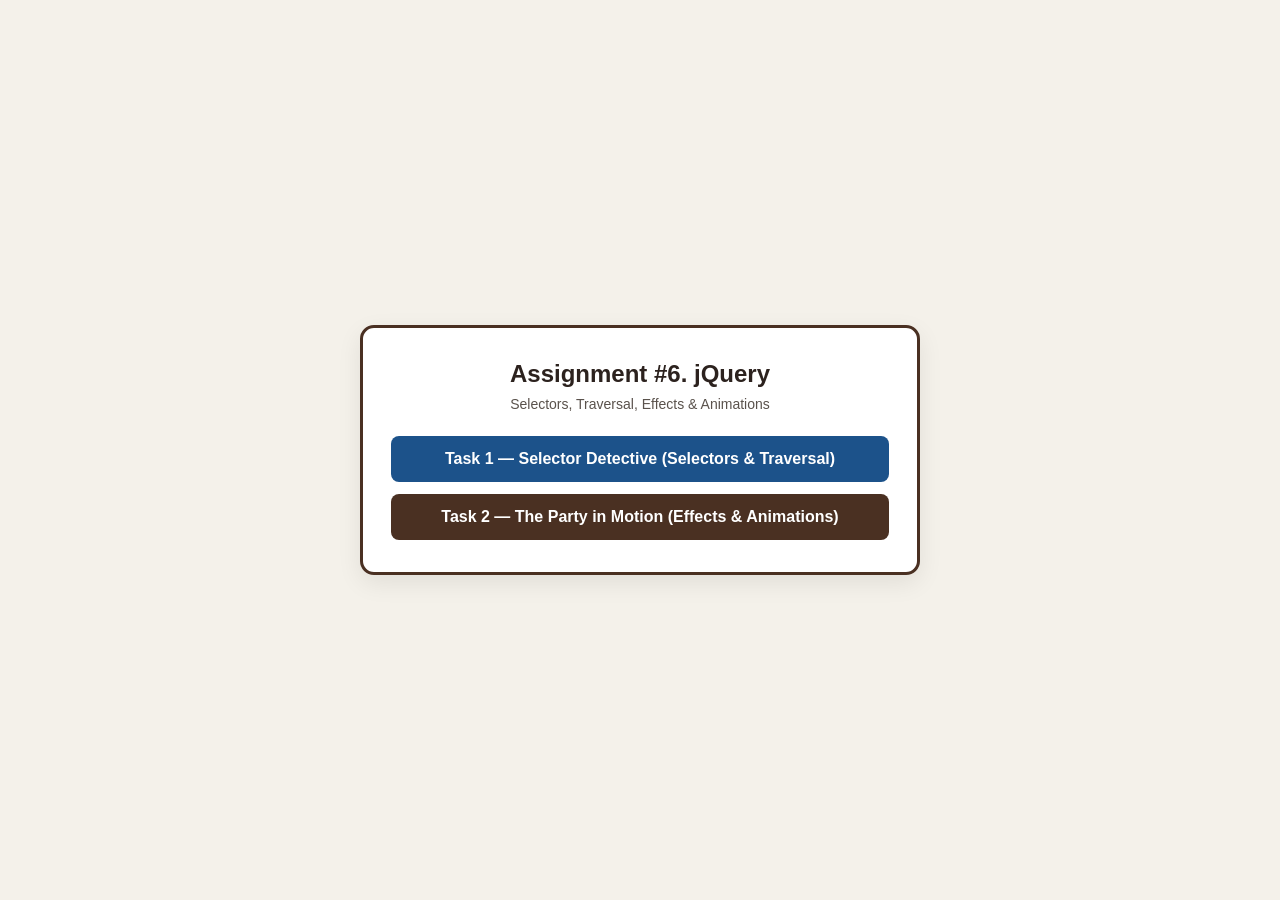
<file: index.html>
<!DOCTYPE html>
<html lang="en">
<head>
  <meta charset="UTF-8">
  <meta name="viewport" content="width=device-width, initial-scale=1.0">
  <title>Assignment #6 — jQuery (Selectors, Effects, Animations)</title>
  <style>
    * { box-sizing: border-box; margin: 0; padding: 0; }
    body {
      font-family: "Segoe UI", Tahoma, Geneva, Verdana, sans-serif;
      background-color: #f4f1ea;
      color: #1e2530;
      display: flex;
      align-items: center;
      justify-content: center;
      min-height: 100vh;
      padding: 20px;
    }
    .card {
      max-width: 560px;
      width: 100%;
      background-color: #ffffff;
      border: 3px solid #4a3022;
      border-radius: 14px;
      padding: 32px 28px;
      text-align: center;
      box-shadow: 0 8px 24px rgba(0,0,0,0.08);
    }
    h1 { font-size: 24px; margin-bottom: 8px; color: #2c221e; }
    p { font-size: 14px; color: #5a524c; margin-bottom: 24px; }
    .links { display: flex; flex-direction: column; gap: 12px; }
    a {
      display: block;
      padding: 14px 20px;
      background-color: #1c528a;
      color: #ffffff;
      text-decoration: none;
      font-weight: 700;
      font-size: 16px;
      border-radius: 8px;
    }
    a:hover { background-color: #143d69; }
    a.secondary { background-color: #4a3022; }
    a.secondary:hover { background-color: #362217; }
  </style>
</head>
<body>
  <div class="card">
    <h1>Assignment #6. jQuery</h1>
    <p>Selectors, Traversal, Effects &amp; Animations</p>
    <div class="links">
      <a href="task1/index.html">Task 1 — Selector Detective (Selectors &amp; Traversal)</a>
      <a href="task2/index.html" class="secondary">Task 2 — The Party in Motion (Effects &amp; Animations)</a>
    </div>
  </div>
</body>
</html>
</file>
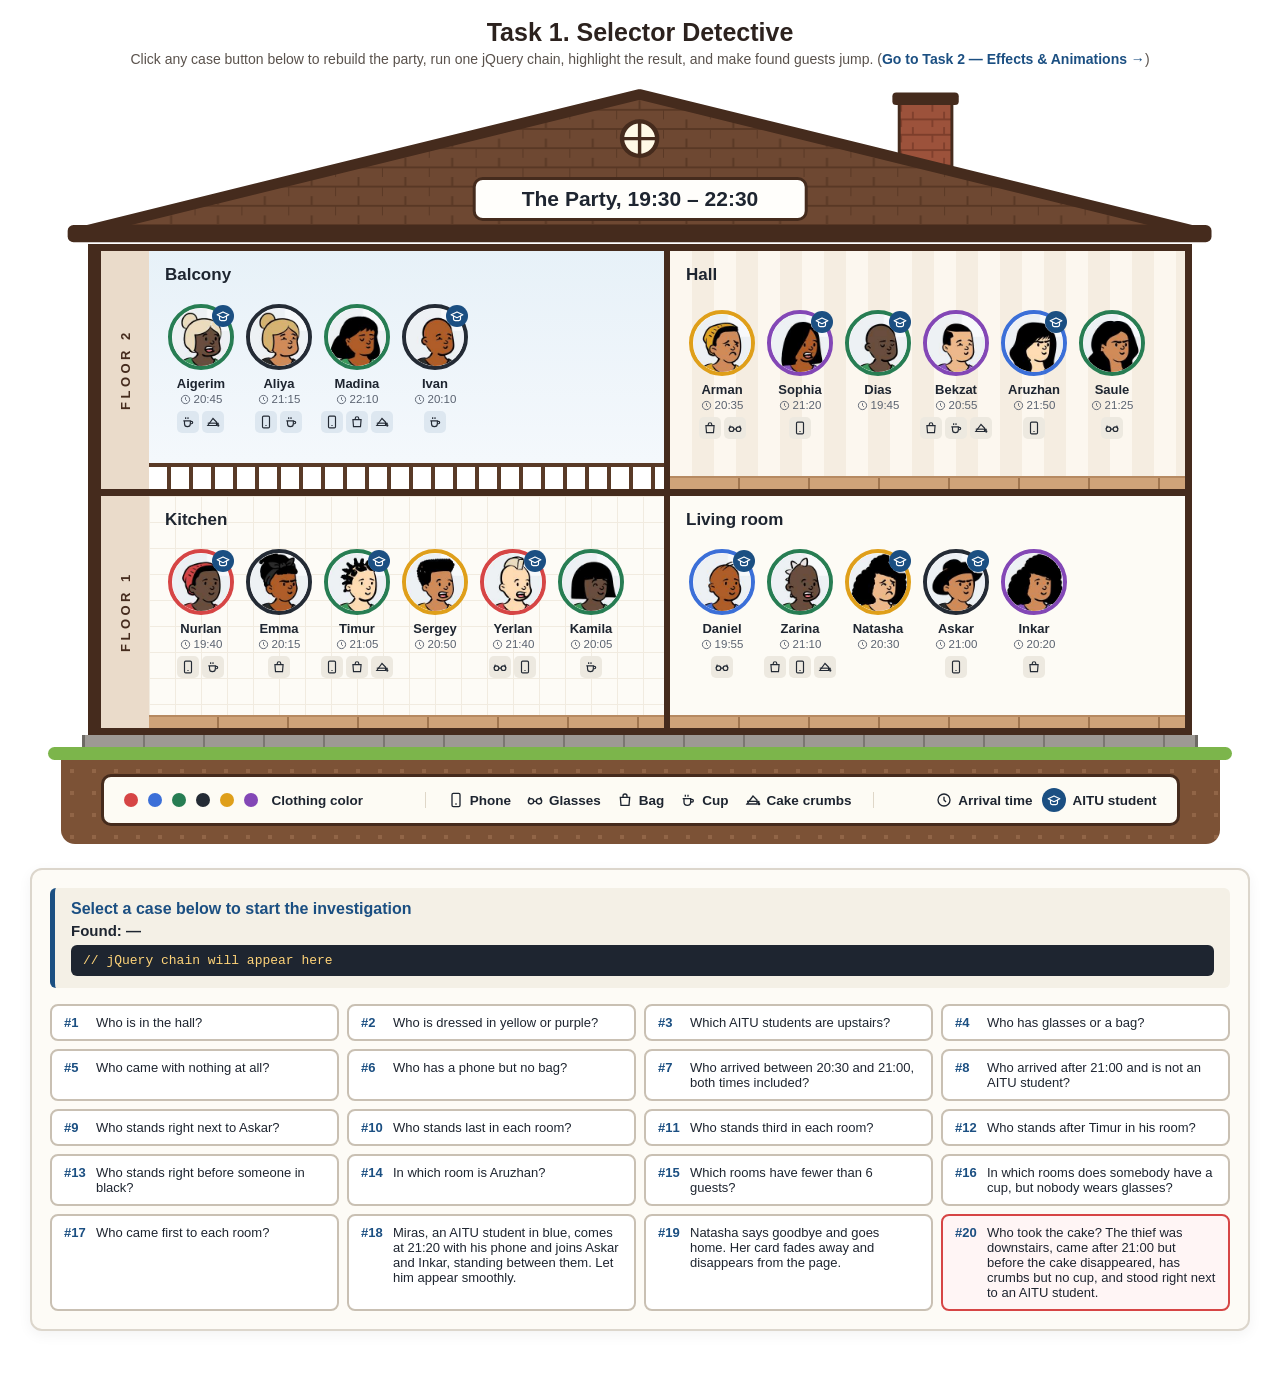
<file: task1/index.html>
<!DOCTYPE html>
<html lang="en">
<head>
  <meta charset="UTF-8">
  <meta name="viewport" content="width=device-width, initial-scale=1.0">
  <title>Task 1 — Selector Detective (jQuery)</title>
  <link rel="stylesheet" href="style.css">
  <!-- Load jQuery before our script. -->
  <script src="https://ajax.googleapis.com/ajax/libs/jquery/3.7.1/jquery.min.js"></script>
  <script src="script.js" defer></script>
</head>
<body>

  <div class="page-wrap">
    <!-- Page title -->
    <header class="top-header">
      <h1>Task 1. Selector Detective</h1>
      <p>Click any case button below to rebuild the party, run one jQuery chain, highlight the result, and make found guests jump. (<a href="../task2/index.html">Go to Task 2 — Effects &amp; Animations →</a>)</p>
    </header>

    <!-- Party house -->
    <div class="house-wrapper">
      <!-- Roof -->
      <div class="roof">
        <svg class="roof-svg" viewBox="0 0 1200 175" preserveAspectRatio="none">
          <defs>
            <!-- Roof texture -->
            <pattern id="roofBricks" width="48" height="20" patternUnits="userSpaceOnUse">
              <rect width="48" height="20" fill="#6e4832"/>
              <path d="M0 10 H48 M24 0 V10 M0 10 V20" stroke="#593825" stroke-width="2"/>
            </pattern>
            <!-- Chimney texture -->
            <pattern id="chimneyBricks" width="32" height="16" patternUnits="userSpaceOnUse">
              <rect width="32" height="16" fill="#9c523b"/>
              <path d="M0 8 H32 M16 0 V8 M4 8 V16" stroke="#7d3e2b" stroke-width="1.8"/>
            </pattern>
          </defs>

          <!-- Chimney -->
          <rect x="866" y="22" width="54" height="95" fill="url(#chimneyBricks)" stroke="#452b1d" stroke-width="3"/>
          <rect x="859" y="12" width="68" height="13" rx="4" fill="#452b1d"/>

          <!-- Roof shape -->
          <polygon points="32,156 600,14 1168,156" fill="url(#roofBricks)" stroke="#452b1d" stroke-width="11" stroke-linejoin="round"/>

          <!-- Attic window -->
          <circle cx="600" cy="60" r="18" fill="#fef9e6" stroke="#452b1d" stroke-width="4.5"/>
          <line x1="600" y1="42" x2="600" y2="78" stroke="#452b1d" stroke-width="3.5"/>
          <line x1="582" y1="60" x2="618" y2="60" stroke="#452b1d" stroke-width="3.5"/>

          <!-- Roof beam -->
          <rect x="14" y="150" width="1172" height="18" rx="6" fill="#452b1d"/>
        </svg>

        <div class="roof-banner">The Party, 19:30 – 22:30</div>
      </div>

      <!-- Floors and rooms are built from the party data. -->
      <div id="house" class="house-body"></div>

      <!-- Foundation, lawn, and legend -->
      <div class="stone-base"></div>
      <div class="lawn"></div>
      <div class="foundation">
        <div class="legend">
          <div class="legend-group">
            <span class="dot red" title="Red"></span>
            <span class="dot blue" title="Blue"></span>
            <span class="dot green" title="Green"></span>
            <span class="dot black" title="Black"></span>
            <span class="dot yellow" title="Yellow"></span>
            <span class="dot purple" title="Purple"></span>
            <span class="legend-label">Clothing color</span>
          </div>

          <div class="legend-group legend-center">
            <span class="legend-item"><span class="legend-icon" id="leg-phone"></span> Phone</span>
            <span class="legend-item"><span class="legend-icon" id="leg-glasses"></span> Glasses</span>
            <span class="legend-item"><span class="legend-icon" id="leg-bag"></span> Bag</span>
            <span class="legend-item"><span class="legend-icon" id="leg-cup"></span> Cup</span>
            <span class="legend-item"><span class="legend-icon" id="leg-crumbs"></span> Cake crumbs</span>
          </div>

          <div class="legend-group">
            <span class="legend-item"><span class="legend-icon" id="leg-clock"></span> Arrival time</span>
            <span class="legend-item"><span class="aitu-mini-badge" id="leg-aitu"></span> AITU student</span>
          </div>
        </div>
      </div>
    </div>

    <!-- Detective panel and task buttons -->
    <section class="detective-panel">
      <div id="result-box" class="result-box">
        <div class="result-title" id="result-question">Select a case below to start the investigation</div>
        <div class="result-answer" id="result-names">Found: —</div>
        <code class="result-code" id="result-chain">// jQuery chain will appear here</code>
      </div>

      <div id="case-buttons" class="case-buttons"></div>
    </section>
  </div>

</body>
</html>
</file>
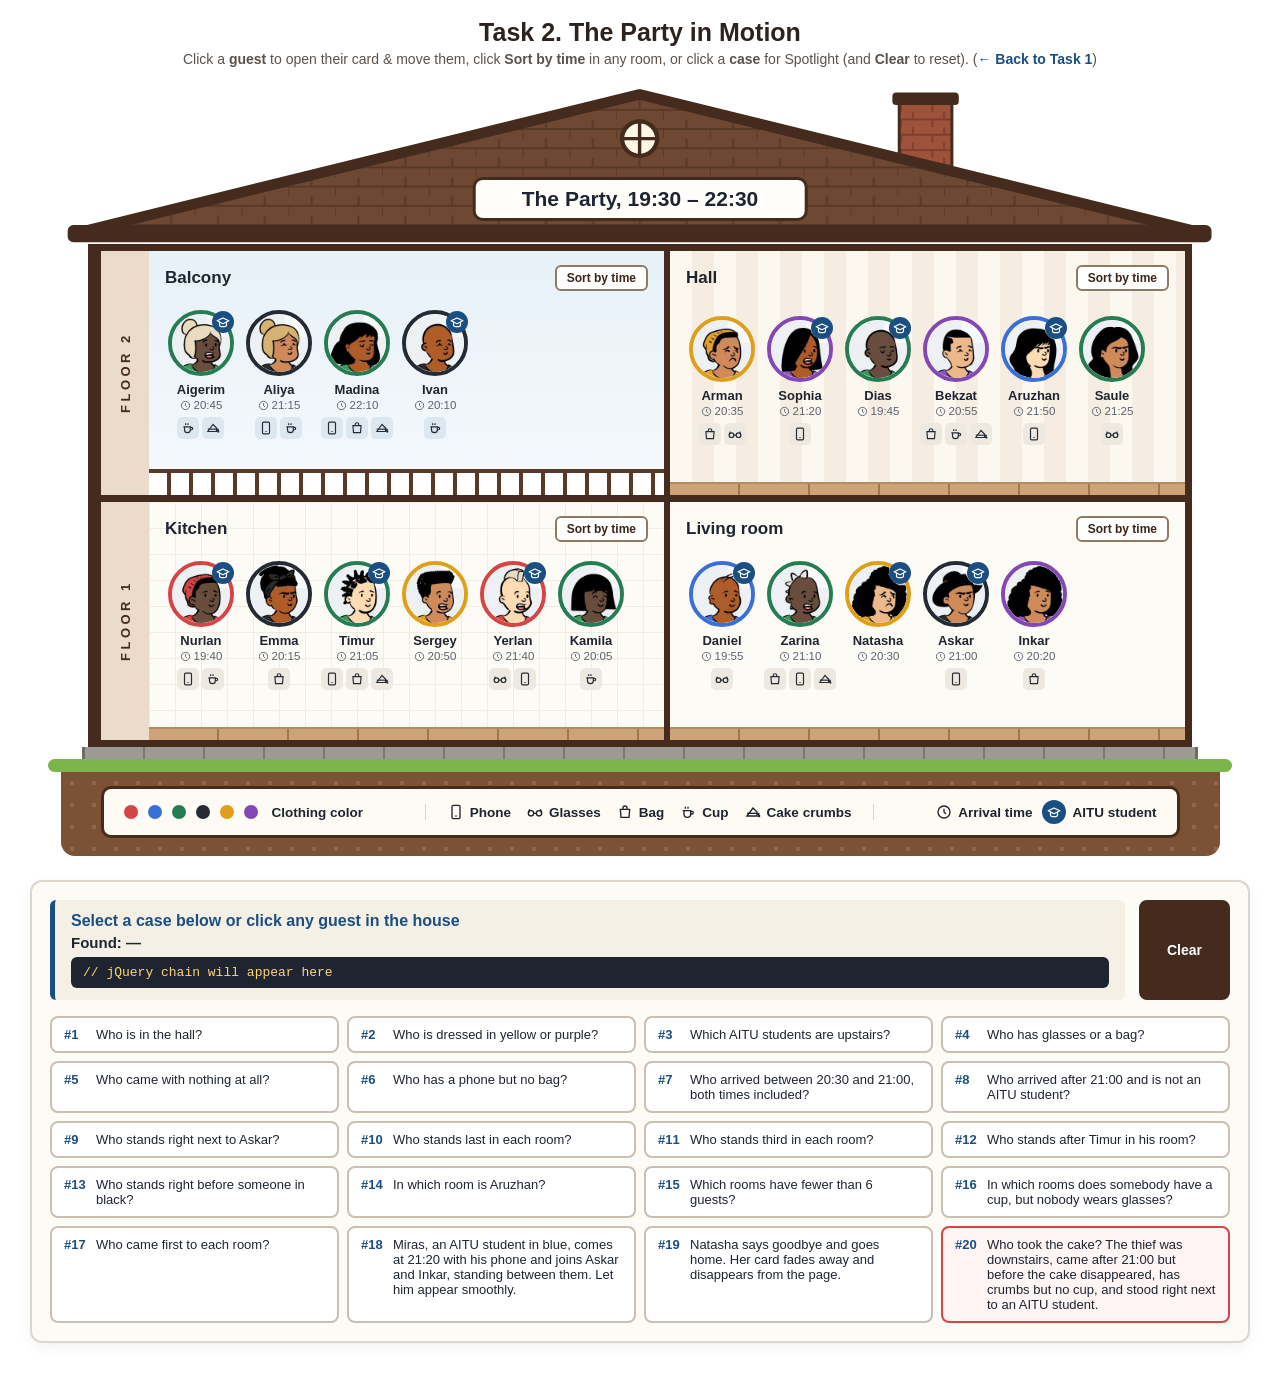
<file: task2/index.html>
<!DOCTYPE html>
<html lang="en">
<head>
  <meta charset="UTF-8">
  <meta name="viewport" content="width=device-width, initial-scale=1.0">
  <title>Task 2 — The Party in Motion (jQuery Effects & Animations)</title>
  <link rel="stylesheet" href="style.css">
  <!-- Load jQuery before our script. -->
  <script src="https://ajax.googleapis.com/ajax/libs/jquery/3.7.1/jquery.min.js"></script>
  <script src="script.js" defer></script>
</head>
<body>

  <div class="page-wrap">
    <!-- Page title -->
    <header class="top-header">
      <h1>Task 2. The Party in Motion</h1>
      <p>Click a <b>guest</b> to open their card &amp; move them, click <b>Sort by time</b> in any room, or click a <b>case</b> for Spotlight (and <b>Clear</b> to reset). (<a href="../task1/index.html">← Back to Task 1</a>)</p>
    </header>

    <!-- Party house -->
    <div class="house-wrapper">
      <!-- Roof -->
      <div class="roof">
        <svg class="roof-svg" viewBox="0 0 1200 175" preserveAspectRatio="none">
          <defs>
            <!-- Roof texture -->
            <pattern id="roofBricks" width="48" height="20" patternUnits="userSpaceOnUse">
              <rect width="48" height="20" fill="#6e4832"/>
              <path d="M0 10 H48 M24 0 V10 M0 10 V20" stroke="#593825" stroke-width="2"/>
            </pattern>
            <!-- Chimney texture -->
            <pattern id="chimneyBricks" width="32" height="16" patternUnits="userSpaceOnUse">
              <rect width="32" height="16" fill="#9c523b"/>
              <path d="M0 8 H32 M16 0 V8 M4 8 V16" stroke="#7d3e2b" stroke-width="1.8"/>
            </pattern>
          </defs>

          <!-- Chimney -->
          <rect x="866" y="22" width="54" height="95" fill="url(#chimneyBricks)" stroke="#452b1d" stroke-width="3"/>
          <rect x="859" y="12" width="68" height="13" rx="4" fill="#452b1d"/>

          <!-- Roof shape -->
          <polygon points="32,156 600,14 1168,156" fill="url(#roofBricks)" stroke="#452b1d" stroke-width="11" stroke-linejoin="round"/>

          <!-- Attic window -->
          <circle cx="600" cy="60" r="18" fill="#fef9e6" stroke="#452b1d" stroke-width="4.5"/>
          <line x1="600" y1="42" x2="600" y2="78" stroke="#452b1d" stroke-width="3.5"/>
          <line x1="582" y1="60" x2="618" y2="60" stroke="#452b1d" stroke-width="3.5"/>

          <!-- Roof beam -->
          <rect x="14" y="150" width="1172" height="18" rx="6" fill="#452b1d"/>
        </svg>

        <div class="roof-banner">The Party, 19:30 – 22:30</div>
      </div>

      <!-- Floors and rooms are built from the party data. -->
      <div id="house" class="house-body"></div>

      <!-- Foundation, lawn, and legend -->
      <div class="stone-base"></div>
      <div class="lawn"></div>
      <div class="foundation">
        <div class="legend">
          <div class="legend-group">
            <span class="dot red" title="Red"></span>
            <span class="dot blue" title="Blue"></span>
            <span class="dot green" title="Green"></span>
            <span class="dot black" title="Black"></span>
            <span class="dot yellow" title="Yellow"></span>
            <span class="dot purple" title="Purple"></span>
            <span class="legend-label">Clothing color</span>
          </div>

          <div class="legend-group legend-center">
            <span class="legend-item"><span class="legend-icon" id="leg-phone"></span> Phone</span>
            <span class="legend-item"><span class="legend-icon" id="leg-glasses"></span> Glasses</span>
            <span class="legend-item"><span class="legend-icon" id="leg-bag"></span> Bag</span>
            <span class="legend-item"><span class="legend-icon" id="leg-cup"></span> Cup</span>
            <span class="legend-item"><span class="legend-icon" id="leg-crumbs"></span> Cake crumbs</span>
          </div>

          <div class="legend-group">
            <span class="legend-item"><span class="legend-icon" id="leg-clock"></span> Arrival time</span>
            <span class="legend-item"><span class="aitu-mini-badge" id="leg-aitu"></span> AITU student</span>
          </div>
        </div>
      </div>
    </div>

    <!-- Detective panel, clear button, and task buttons -->
    <section class="detective-panel">
      <div class="panel-top-bar">
        <div id="result-box" class="result-box">
          <div class="result-title" id="result-question">Select a case below or click any guest in the house</div>
          <div class="result-answer" id="result-names">Found: —</div>
          <code class="result-code" id="result-chain">// jQuery chain will appear here</code>
        </div>
        <button type="button" id="clear-btn" class="clear-btn">Clear</button>
      </div>

      <div id="case-buttons" class="case-buttons"></div>
    </section>
  </div>

</body>
</html>
</file>
<file: task1/style.css>
/* jQuery handles effects; do not use CSS animations or transitions. */

* {
  box-sizing: border-box;
  margin: 0;
  padding: 0;
}

body {
  font-family: "Segoe UI", Tahoma, Geneva, Verdana, sans-serif;
  background-color: #ffffff;
  color: #1e2530;
  padding: 18px 14px 50px;
}

.page-wrap {
  max-width: 1220px;
  margin: 0 auto;
}

.top-header {
  text-align: center;
  margin-bottom: 14px;
}

.top-header h1 {
  font-size: 25px;
  margin-bottom: 4px;
  color: #2c221e;
}

.top-header p {
  font-size: 14px;
  color: #5a524c;
}

.top-header a {
  color: #1b4f82;
  font-weight: 700;
  text-decoration: none;
}

.top-header a:hover {
  text-decoration: underline;
}

/* House */
.house-wrapper {
  width: 100%;
  margin: 0 auto 24px;
}

/* Roof */
.roof {
  position: relative;
  width: 96%;
  height: 168px;
  margin: 0 auto;
}

.roof-svg {
  width: 100%;
  height: 100%;
  display: block;
}

.roof-banner {
  position: absolute;
  left: 50%;
  bottom: 28px;
  transform: translateX(-50%);
  background-color: #fffefb;
  border: 3.5px solid #452b1d;
  border-radius: 10px;
  padding: 7px 46px;
  font-weight: 700;
  font-size: 21px;
  color: #1e2530;
  white-space: nowrap;
}

/* House body */
.house-body {
  width: 90.5%;
  margin: -5px auto 0;
  border: 7px solid #452b1d;
  background-color: #fffdf8;
  position: relative;
  z-index: 2;
}

/* Floor */
.floor {
  display: flex;
  border-bottom: 7px solid #452b1d;
}

.floor:last-child {
  border-bottom: none;
}

.floor-label {
  width: 54px;
  background-color: #eadbca;
  border-right: 6px solid #452b1d;
  display: flex;
  align-items: center;
  justify-content: center;
  font-weight: 700;
  font-size: 13px;
  letter-spacing: 3.5px;
  color: #452b1d;
  writing-mode: vertical-rl;
  transform: rotate(180deg);
  user-select: none;
  flex-shrink: 0;
}

.floor-rooms {
  display: flex;
  flex: 1;
  min-width: 0;
}

/* Room */
.room {
  position: relative;
  flex: 1;
  width: 50%;
  padding: 14px 16px 26px;
  border-right: 6px solid #452b1d;
  display: flex;
  flex-direction: column;
  justify-content: space-between;
}

.room:last-child {
  border-right: none;
}

/* Room styles */
#balcony {
  background: linear-gradient(180deg, #e7f1f8 0%, #f4f8fc 88%);
  padding-bottom: 32px;
}

/* Balcony railing */
#balcony::after {
  content: "";
  position: absolute;
  left: 0;
  right: 0;
  bottom: 0;
  height: 22px;
  background: repeating-linear-gradient(
    90deg,
    #ffffff 0px,
    #ffffff 18px,
    #593a27 18px,
    #593a27 22px
  );
  border-top: 4px solid #593a27;
}

#hall {
  background: repeating-linear-gradient(
    90deg,
    #fcf7ef 0px,
    #fcf7ef 22px,
    #f5ede1 22px,
    #f5ede1 44px
  );
}

#kitchen {
  background-color: #fdfbf6;
  background-image:
    linear-gradient(#f1ebe0 1px, transparent 1px),
    linear-gradient(90deg, #f1ebe0 1px, transparent 1px);
  background-size: 26px 26px;
}

#living-room {
  background-color: #fdfbf5;
}

/* Wood floors */
#hall::after,
#kitchen::after,
#living-room::after {
  content: "";
  position: absolute;
  left: 0;
  right: 0;
  bottom: 0;
  height: 11px;
  background: repeating-linear-gradient(
    90deg,
    #cfa379 0px,
    #cfa379 68px,
    #a1764f 68px,
    #a1764f 70px
  );
  border-top: 2px solid #b68a62;
}

/* Highlighted room */
.room.highlight-room {
  outline: 4px solid #e09f00;
  outline-offset: -4px;
  background-color: #fff6d6 !important;
  background-image: none !important;
}

.room-header {
  display: flex;
  align-items: center;
  justify-content: space-between;
  margin-bottom: 12px;
}

.room-title {
  font-size: 17px;
  font-weight: 700;
  color: #1e2530;
}

/* Guest layout */
.guests {
  display: flex;
  flex-wrap: wrap;
  align-items: flex-start;
  justify-content: flex-start;
  gap: 10px 6px;
  min-height: 160px;
}

/* Guest card */
.guest {
  /* Needed for the jQuery jump animation. */
  position: relative;
  top: 0;
  left: 0;
  width: 72px;
  padding: 5px 2px;
  border-radius: 10px;
  border: 2px solid transparent;
  display: flex;
  flex-direction: column;
  align-items: center;
  text-align: center;
  user-select: none;
  flex-shrink: 0;
}

/* Highlighted guest */
.guest.highlight {
  background-color: #fff3b0;
  border-color: #e09f00;
  box-shadow: 0 4px 12px rgba(224, 159, 0, 0.35);
}

/* Avatar ring */
.avatar-wrap {
  position: relative;
  width: 66px;
  height: 66px;
  border-radius: 50%;
  border: 4px solid #888;
  background-color: #ffffff;
  display: flex;
  align-items: center;
  justify-content: center;
  margin-bottom: 6px;
}

.guest.red .avatar-wrap    { border-color: #d64545; }
.guest.blue .avatar-wrap   { border-color: #3b6fd8; }
.guest.green .avatar-wrap  { border-color: #277d53; }
.guest.black .avatar-wrap  { border-color: #242b35; }
.guest.yellow .avatar-wrap { border-color: #df9f1a; }
.guest.purple .avatar-wrap { border-color: #8347b6; }

.avatar {
  width: 100%;
  height: 100%;
  border-radius: 50%;
  object-fit: cover;
}

/* AITU badge */
.aitu-badge {
  position: absolute;
  top: -3px;
  right: -4px;
  width: 22px;
  height: 22px;
  border-radius: 50%;
  background-color: #1b4f82;
  color: #ffffff;
  display: flex;
  align-items: center;
  justify-content: center;
}

.aitu-badge svg,
.aitu-mini-badge svg {
  width: 14px;
  height: 14px;
  display: block;
}

.guest-name {
  font-size: 13px;
  font-weight: 700;
  color: #1e2530;
  margin-bottom: 2px;
}

.guest-time {
  font-size: 11.5px;
  color: #5a6270;
  margin-bottom: 6px;
  display: inline-flex;
  align-items: center;
  gap: 3px;
}

.guest-time svg {
  width: 11px;
  height: 11px;
  display: block;
}

/* Guest items */
.things {
  display: flex;
  gap: 3px;
  justify-content: center;
  min-height: 24px;
}

.thing {
  width: 22px;
  height: 22px;
  border-radius: 5px;
  background-color: #ede9e0;
  display: inline-flex;
  align-items: center;
  justify-content: center;
  color: #242b35;
}

#balcony .thing {
  background-color: #dde7f0;
}

.thing svg {
  width: 14px;
  height: 14px;
  display: block;
}

/* Foundation, lawn, and legend */
.stone-base {
  width: 91.5%;
  height: 12px;
  margin: 0 auto;
  background: repeating-linear-gradient(
    90deg,
    #9d9994 0px,
    #9d9994 58px,
    #7b7772 58px,
    #7b7772 60px
  );
  border-left: 3px solid #6e6a65;
  border-right: 3px solid #6e6a65;
}

.lawn {
  width: 97%;
  height: 13px;
  margin: 0 auto;
  background-color: #7cb54b;
  border-radius: 8px;
}

.foundation {
  width: 95%;
  margin: 0 auto;
  background-color: #7c5236;
  background-image: radial-gradient(#916547 2.2px, transparent 2.2px);
  background-size: 22px 22px;
  border-radius: 0 0 14px 14px;
  padding: 14px 40px 18px;
}

.legend {
  background-color: #fdfbf4;
  border: 3.5px solid #452b1d;
  border-radius: 10px;
  padding: 11px 20px;
  display: flex;
  flex-wrap: wrap;
  align-items: center;
  justify-content: space-between;
  gap: 14px;
  font-size: 13.5px;
  font-weight: 600;
  color: #1e2530;
}

.legend-group {
  display: flex;
  align-items: center;
  gap: 10px;
  flex-wrap: wrap;
}

.legend-center {
  border-left: 1.5px solid #dfd7c8;
  border-right: 1.5px solid #dfd7c8;
  padding: 0 22px;
  gap: 16px;
}

.dot {
  width: 14px;
  height: 14px;
  border-radius: 50%;
  display: inline-block;
}

.dot.red    { background-color: #d64545; }
.dot.blue   { background-color: #3b6fd8; }
.dot.green  { background-color: #277d53; }
.dot.black  { background-color: #242b35; }
.dot.yellow { background-color: #df9f1a; }
.dot.purple { background-color: #8347b6; }

.legend-label {
  margin-left: 4px;
}

.legend-item {
  display: inline-flex;
  align-items: center;
  gap: 6px;
}

.legend-icon {
  display: inline-flex;
  align-items: center;
  justify-content: center;
}

.legend-icon svg {
  width: 16px;
  height: 16px;
  display: block;
}

.aitu-mini-badge {
  display: inline-flex;
  align-items: center;
  justify-content: center;
  width: 24px;
  height: 24px;
  border-radius: 50%;
  background-color: #1b4f82;
  color: #ffffff;
}

/* Detective panel */
.detective-panel {
  background-color: #fdfbf6;
  border: 2px solid #dcd6cc;
  border-radius: 12px;
  padding: 18px;
  box-shadow: 0 4px 14px rgba(0, 0, 0, 0.05);
}

.result-box {
  background-color: #f4f0e6;
  border-left: 5px solid #1b4f82;
  border-radius: 6px;
  padding: 12px 16px;
  margin-bottom: 16px;
}

.result-title {
  font-size: 16px;
  font-weight: 700;
  color: #1b4f82;
  margin-bottom: 4px;
}

.result-answer {
  font-size: 15px;
  font-weight: 600;
  color: #1e2530;
  margin-bottom: 6px;
}

.result-code {
  display: block;
  background-color: #1e2530;
  color: #ffd479;
  padding: 8px 12px;
  border-radius: 6px;
  font-family: Consolas, Monaco, monospace;
  font-size: 13px;
  overflow-x: auto;
}

/* Task buttons */
.case-buttons {
  display: grid;
  grid-template-columns: repeat(auto-fill, minmax(265px, 1fr));
  gap: 8px;
}

.case-btn {
  background-color: #ffffff;
  border: 2px solid #c9c0b3;
  border-radius: 8px;
  padding: 9px 12px;
  text-align: left;
  font-size: 13px;
  color: #1e2530;
  cursor: pointer;
  display: flex;
  align-items: flex-start;
  gap: 8px;
}

.case-btn:hover {
  background-color: #f2ece1;
  border-color: #8c7b65;
}

.case-btn.active {
  background-color: #1b4f82;
  border-color: #1b4f82;
  color: #ffffff;
}

.case-btn .case-num {
  font-weight: 700;
  min-width: 24px;
  color: #1b4f82;
}

.case-btn.active .case-num {
  color: #ffd479;
}

.case-btn.thief-btn {
  border-color: #d64545;
  background-color: #fff5f5;
}

.case-btn.thief-btn.active {
  background-color: #d64545;
  border-color: #d64545;
  color: #ffffff;
}
</file>
<file: task2/style.css>
/* jQuery handles effects; do not use CSS animations or transitions. */

* {
  box-sizing: border-box;
  margin: 0;
  padding: 0;
}

body {
  font-family: "Segoe UI", Tahoma, Geneva, Verdana, sans-serif;
  background-color: #ffffff;
  color: #1e2530;
  padding: 18px 14px 50px;
}

.page-wrap {
  max-width: 1220px;
  margin: 0 auto;
}

.top-header {
  text-align: center;
  margin-bottom: 14px;
}

.top-header h1 {
  font-size: 25px;
  margin-bottom: 4px;
  color: #2c221e;
}

.top-header p {
  font-size: 14px;
  color: #5a524c;
}

.top-header a {
  color: #1b4f82;
  font-weight: 700;
  text-decoration: none;
}

.top-header a:hover {
  text-decoration: underline;
}

/* House */
.house-wrapper {
  width: 100%;
  margin: 0 auto 24px;
}

/* Roof */
.roof {
  position: relative;
  width: 96%;
  height: 168px;
  margin: 0 auto;
}

.roof-svg {
  width: 100%;
  height: 100%;
  display: block;
}

.roof-banner {
  position: absolute;
  left: 50%;
  bottom: 28px;
  transform: translateX(-50%);
  background-color: #fffefb;
  border: 3.5px solid #452b1d;
  border-radius: 10px;
  padding: 7px 46px;
  font-weight: 700;
  font-size: 21px;
  color: #1e2530;
  white-space: nowrap;
}

/* House body */
.house-body {
  width: 90.5%;
  margin: -5px auto 0;
  border: 7px solid #452b1d;
  background-color: #fffdf8;
  position: relative;
  z-index: 2;
}

/* Floor */
.floor {
  display: flex;
  border-bottom: 7px solid #452b1d;
}

.floor:last-child {
  border-bottom: none;
}

.floor-label {
  width: 54px;
  background-color: #eadbca;
  border-right: 6px solid #452b1d;
  display: flex;
  align-items: center;
  justify-content: center;
  font-weight: 700;
  font-size: 13px;
  letter-spacing: 3.5px;
  color: #452b1d;
  writing-mode: vertical-rl;
  transform: rotate(180deg);
  user-select: none;
  flex-shrink: 0;
}

.floor-rooms {
  display: flex;
  flex: 1;
  min-width: 0;
}

/* Room */
.room {
  position: relative;
  flex: 1;
  width: 50%;
  padding: 14px 16px 26px;
  border-right: 6px solid #452b1d;
  display: flex;
  flex-direction: column;
  justify-content: space-between;
}

.room:last-child {
  border-right: none;
}

/* Room styles */
#balcony {
  background: linear-gradient(180deg, #e7f1f8 0%, #f4f8fc 88%);
  padding-bottom: 32px;
}

/* Balcony railing */
#balcony::after {
  content: "";
  position: absolute;
  left: 0;
  right: 0;
  bottom: 0;
  height: 22px;
  background: repeating-linear-gradient(
    90deg,
    #ffffff 0px,
    #ffffff 18px,
    #593a27 18px,
    #593a27 22px
  );
  border-top: 4px solid #593a27;
}

#hall {
  background: repeating-linear-gradient(
    90deg,
    #fcf7ef 0px,
    #fcf7ef 22px,
    #f5ede1 22px,
    #f5ede1 44px
  );
}

#kitchen {
  background-color: #fdfbf6;
  background-image:
    linear-gradient(#f1ebe0 1px, transparent 1px),
    linear-gradient(90deg, #f1ebe0 1px, transparent 1px);
  background-size: 26px 26px;
}

#living-room {
  background-color: #fdfbf5;
}

/* Wood floors */
#hall::after,
#kitchen::after,
#living-room::after {
  content: "";
  position: absolute;
  left: 0;
  right: 0;
  bottom: 0;
  height: 11px;
  background: repeating-linear-gradient(
    90deg,
    #cfa379 0px,
    #cfa379 68px,
    #a1764f 68px,
    #a1764f 70px
  );
  border-top: 2px solid #b68a62;
}

/* Highlighted room */
.room.highlight-room {
  outline: 4px solid #e09f00;
  outline-offset: -4px;
}

.room-header {
  display: flex;
  align-items: center;
  justify-content: space-between;
  margin-bottom: 12px;
}

.room-title {
  font-size: 17px;
  font-weight: 700;
  color: #1e2530;
}

/* Sort by time button */
.sort-btn {
  background-color: #ffffff;
  border: 2px solid #8c7b65;
  border-radius: 6px;
  padding: 4px 10px;
  font-size: 12px;
  font-weight: 600;
  color: #3c2419;
  cursor: pointer;
}

.sort-btn:hover {
  background-color: #f2ece1;
}

.sort-btn.sorted {
  background-color: #1b4f82;
  border-color: #1b4f82;
  color: #ffffff;
}

/* Guest layout */
.guests {
  position: relative;
  display: flex;
  flex-wrap: wrap;
  align-items: flex-start;
  justify-content: flex-start;
  gap: 10px 6px;
  min-height: 160px;
}

/* Slot used while a guest moves */
.guest-slot {
  flex-shrink: 0;
  display: inline-block;
}

/* Guest card */
.guest {
  position: relative;
  top: 0;
  left: 0;
  width: 72px;
  padding: 5px 2px;
  border-radius: 10px;
  border: 2px solid transparent;
  display: flex;
  flex-direction: column;
  align-items: center;
  text-align: center;
  user-select: none;
  cursor: pointer;
  flex-shrink: 0;
}

.guest:hover {
  background-color: rgba(255, 255, 255, 0.75);
  border-color: #c9c0b3;
}

.guest.highlight {
  background-color: #fff3b0;
  border-color: #e09f00;
  box-shadow: 0 4px 12px rgba(224, 159, 0, 0.35);
}

/* Moving guest card */
.flying-guest {
  background-color: #fffdf8;
  border: 2px solid #1b4f82;
  border-radius: 10px;
  box-shadow: 0 12px 26px rgba(0, 0, 0, 0.28);
  pointer-events: none;
}

/* Avatar ring */
.avatar-wrap {
  position: relative;
  width: 66px;
  height: 66px;
  border-radius: 50%;
  border: 4px solid #888;
  background-color: #ffffff;
  display: flex;
  align-items: center;
  justify-content: center;
  margin-bottom: 6px;
}

.guest.red .avatar-wrap,    .popup-avatar.red    { border-color: #d64545; }
.guest.blue .avatar-wrap,   .popup-avatar.blue   { border-color: #3b6fd8; }
.guest.green .avatar-wrap,  .popup-avatar.green  { border-color: #277d53; }
.guest.black .avatar-wrap,  .popup-avatar.black  { border-color: #242b35; }
.guest.yellow .avatar-wrap, .popup-avatar.yellow { border-color: #df9f1a; }
.guest.purple .avatar-wrap, .popup-avatar.purple { border-color: #8347b6; }

.avatar {
  width: 100%;
  height: 100%;
  border-radius: 50%;
  object-fit: cover;
}

/* AITU badge */
.aitu-badge {
  position: absolute;
  top: -3px;
  right: -4px;
  width: 22px;
  height: 22px;
  border-radius: 50%;
  background-color: #1b4f82;
  color: #ffffff;
  display: flex;
  align-items: center;
  justify-content: center;
}

.aitu-badge svg,
.aitu-mini-badge svg {
  width: 14px;
  height: 14px;
  display: block;
}

.guest-name {
  font-size: 13px;
  font-weight: 700;
  color: #1e2530;
  margin-bottom: 2px;
}

.guest-time {
  font-size: 11.5px;
  color: #5a6270;
  margin-bottom: 6px;
  display: inline-flex;
  align-items: center;
  gap: 3px;
}

.guest-time svg {
  width: 11px;
  height: 11px;
  display: block;
}

/* Guest items */
.things {
  display: flex;
  gap: 3px;
  justify-content: center;
  min-height: 24px;
}

.thing {
  width: 22px;
  height: 22px;
  border-radius: 5px;
  background-color: #ede9e0;
  display: inline-flex;
  align-items: center;
  justify-content: center;
  color: #242b35;
}

#balcony .thing {
  background-color: #dde7f0;
}

.thing svg {
  width: 14px;
  height: 14px;
  display: block;
}

/* Guest popup */
.guest-popup-card {
  position: absolute;
  z-index: 950;
  background-color: #ffffff;
  border: 3px solid #452b1d;
  border-radius: 14px;
  box-shadow: 0 16px 38px rgba(0, 0, 0, 0.28);
  overflow: hidden;
}

.popup-inner {
  width: 310px;
  padding: 18px 18px 16px;
  display: flex;
  flex-direction: column;
  align-items: center;
  text-align: center;
}

.popup-close {
  position: absolute;
  top: 8px;
  right: 10px;
  background: none;
  border: none;
  font-size: 18px;
  font-weight: 700;
  color: #5a524c;
  cursor: pointer;
}

.popup-avatar {
  position: relative;
  width: 78px;
  height: 78px;
  border-radius: 50%;
  border: 5px solid #888;
  background-color: #ffffff;
  margin-bottom: 10px;
}

.popup-avatar img {
  width: 100%;
  height: 100%;
  border-radius: 50%;
  object-fit: cover;
}

.popup-name {
  font-size: 20px;
  font-weight: 700;
  color: #1e2530;
  margin-bottom: 8px;
}

.popup-info-list {
  list-style: none;
  width: 100%;
  background-color: #f8f6f0;
  border-radius: 8px;
  padding: 10px 12px;
  margin-bottom: 12px;
  text-align: left;
  font-size: 13px;
  line-height: 1.55;
  color: #2c3542;
}

.popup-info-list li {
  margin-bottom: 3px;
}

.popup-info-list li:last-child {
  margin-bottom: 0;
}

.popup-moves {
  width: 100%;
  display: flex;
  flex-direction: column;
  gap: 6px;
}

.move-btn {
  width: 100%;
  padding: 7px 10px;
  border-radius: 7px;
  border: 2px solid #1b4f82;
  background-color: #f0f6fc;
  color: #1b4f82;
  font-size: 13px;
  font-weight: 600;
  cursor: pointer;
}

.move-btn:hover {
  background-color: #1b4f82;
  color: #ffffff;
}

/* Foundation, lawn, and legend */
.stone-base {
  width: 91.5%;
  height: 12px;
  margin: 0 auto;
  background: repeating-linear-gradient(
    90deg,
    #9d9994 0px,
    #9d9994 58px,
    #7b7772 58px,
    #7b7772 60px
  );
  border-left: 3px solid #6e6a65;
  border-right: 3px solid #6e6a65;
}

.lawn {
  width: 97%;
  height: 13px;
  margin: 0 auto;
  background-color: #7cb54b;
  border-radius: 8px;
}

.foundation {
  width: 95%;
  margin: 0 auto;
  background-color: #7c5236;
  background-image: radial-gradient(#916547 2.2px, transparent 2.2px);
  background-size: 22px 22px;
  border-radius: 0 0 14px 14px;
  padding: 14px 40px 18px;
}

.legend {
  background-color: #fdfbf4;
  border: 3.5px solid #452b1d;
  border-radius: 10px;
  padding: 11px 20px;
  display: flex;
  flex-wrap: wrap;
  align-items: center;
  justify-content: space-between;
  gap: 14px;
  font-size: 13.5px;
  font-weight: 600;
  color: #1e2530;
}

.legend-group {
  display: flex;
  align-items: center;
  gap: 10px;
  flex-wrap: wrap;
}

.legend-center {
  border-left: 1.5px solid #dfd7c8;
  border-right: 1.5px solid #dfd7c8;
  padding: 0 22px;
  gap: 16px;
}

.dot {
  width: 14px;
  height: 14px;
  border-radius: 50%;
  display: inline-block;
}

.dot.red    { background-color: #d64545; }
.dot.blue   { background-color: #3b6fd8; }
.dot.green  { background-color: #277d53; }
.dot.black  { background-color: #242b35; }
.dot.yellow { background-color: #df9f1a; }
.dot.purple { background-color: #8347b6; }

.legend-label {
  margin-left: 4px;
}

.legend-item {
  display: inline-flex;
  align-items: center;
  gap: 6px;
}

.legend-icon {
  display: inline-flex;
  align-items: center;
  justify-content: center;
}

.legend-icon svg {
  width: 16px;
  height: 16px;
  display: block;
}

.aitu-mini-badge {
  display: inline-flex;
  align-items: center;
  justify-content: center;
  width: 24px;
  height: 24px;
  border-radius: 50%;
  background-color: #1b4f82;
  color: #ffffff;
}

/* Detective panel */
.detective-panel {
  background-color: #fdfbf6;
  border: 2px solid #dcd6cc;
  border-radius: 12px;
  padding: 18px;
  box-shadow: 0 4px 14px rgba(0, 0, 0, 0.05);
}

.panel-top-bar {
  display: flex;
  align-items: stretch;
  gap: 14px;
  margin-bottom: 16px;
}

.result-box {
  flex: 1;
  background-color: #f4f0e6;
  border-left: 5px solid #1b4f82;
  border-radius: 6px;
  padding: 12px 16px;
  min-width: 0;
}

.clear-btn {
  background-color: #452b1d;
  color: #ffffff;
  border: 2px solid #452b1d;
  border-radius: 8px;
  padding: 0 26px;
  font-size: 14px;
  font-weight: 700;
  cursor: pointer;
  flex-shrink: 0;
}

.clear-btn:hover {
  background-color: #5c3c2c;
}

.result-title {
  font-size: 16px;
  font-weight: 700;
  color: #1b4f82;
  margin-bottom: 4px;
}

.result-answer {
  font-size: 15px;
  font-weight: 600;
  color: #1e2530;
  margin-bottom: 6px;
}

.result-code {
  display: block;
  background-color: #1e2530;
  color: #ffd479;
  padding: 8px 12px;
  border-radius: 6px;
  font-family: Consolas, Monaco, monospace;
  font-size: 13px;
  overflow-x: auto;
}

/* Task buttons */
.case-buttons {
  display: grid;
  grid-template-columns: repeat(auto-fill, minmax(265px, 1fr));
  gap: 8px;
}

.case-btn {
  background-color: #ffffff;
  border: 2px solid #c9c0b3;
  border-radius: 8px;
  padding: 9px 12px;
  text-align: left;
  font-size: 13px;
  color: #1e2530;
  cursor: pointer;
  display: flex;
  align-items: flex-start;
  gap: 8px;
}

.case-btn:hover {
  background-color: #f2ece1;
  border-color: #8c7b65;
}

.case-btn.active {
  background-color: #1b4f82;
  border-color: #1b4f82;
  color: #ffffff;
}

.case-btn .case-num {
  font-weight: 700;
  min-width: 24px;
  color: #1b4f82;
}

.case-btn.active .case-num {
  color: #ffd479;
}

.case-btn.thief-btn {
  border-color: #d64545;
  background-color: #fff5f5;
}

.case-btn.thief-btn.active {
  background-color: #d64545;
  border-color: #d64545;
  color: #ffffff;
}
</file>
